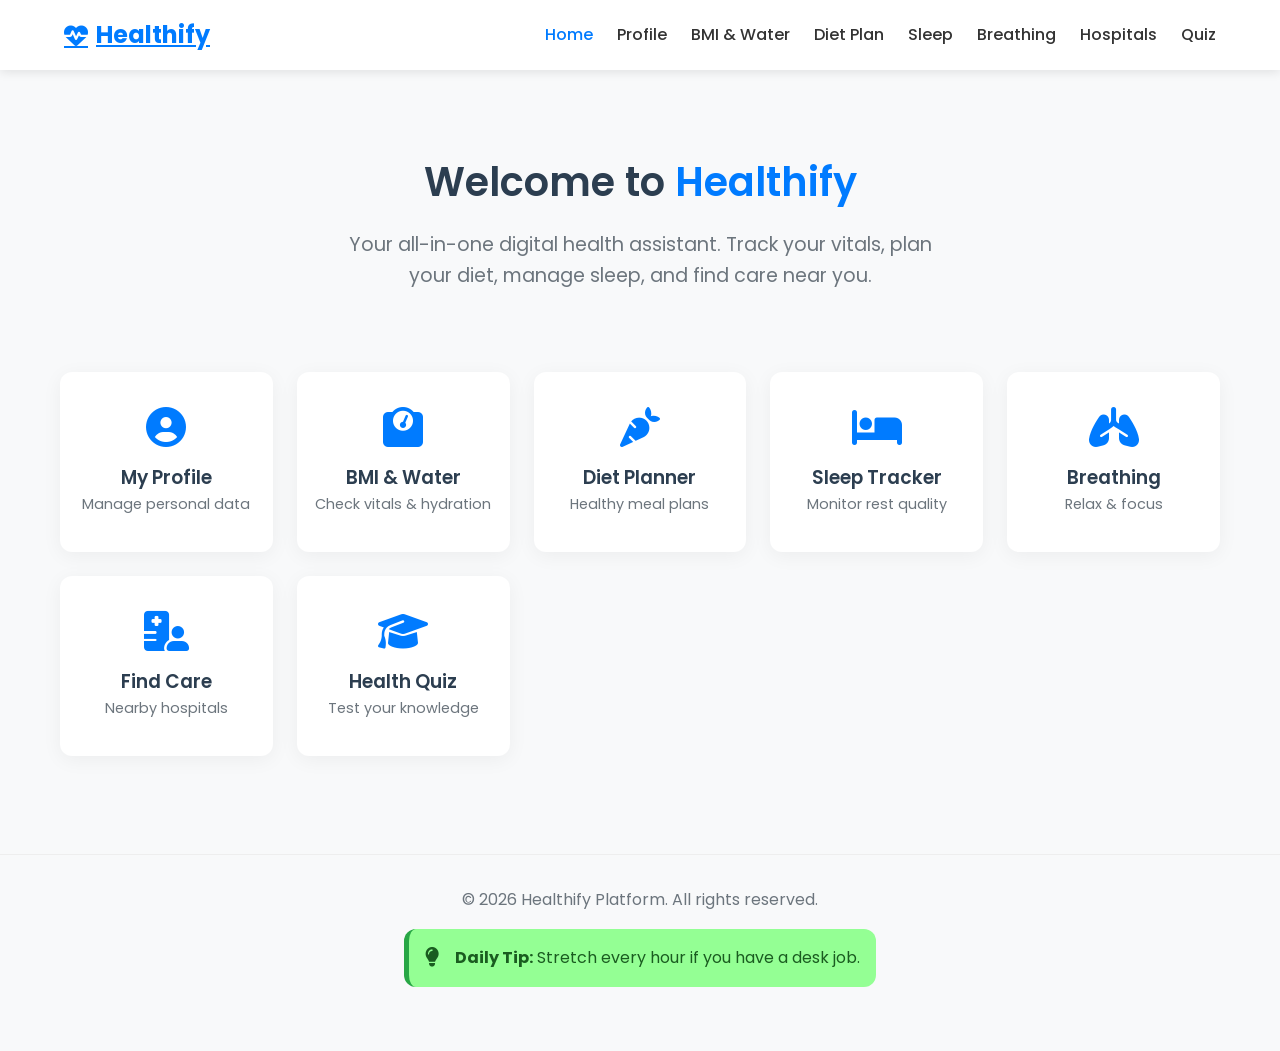
<file: index.html>
<!DOCTYPE html>
<html lang="en">

<head>
    <meta charset="UTF-8">
    <meta name="viewport" content="width=device-width, initial-scale=1.0">
    <title>Healthify - Digital Health Platform</title>
    <!-- Fonts & Icons -->
    <link href="https://fonts.googleapis.com/css2?family=Poppins:wght@300;400;500;600&display=swap" rel="stylesheet">
    <link rel="stylesheet" href="https://cdnjs.cloudflare.com/ajax/libs/font-awesome/6.4.0/css/all.min.css">
    <!-- Shared CSS -->
    <link rel="stylesheet" href="css/style.css">
    <!-- PWA Manifest -->
    <link rel="manifest" href="manifest.json">
    <meta name="theme-color" content="#007bff">
</head>

<body>

    <!-- Navigation -->
    <nav class="navbar">
        <a href="#" class="brand" onclick="navigateTo('home')">
            <i class="fas fa-heartbeat"></i> Healthify
        </a>
        <div class="mobile-menu-btn" onclick="toggleMenu()">
            <i class="fas fa-bars"></i>
        </div>
        <ul class="nav-links">
            <li><a href="#" onclick="navigateTo('home')" class="nav-item active" data-target="home">Home</a></li>
            <li><a href="#" onclick="navigateTo('profile')" class="nav-item" data-target="profile">Profile</a></li>
            <li><a href="#" onclick="navigateTo('bmi')" class="nav-item" data-target="bmi">BMI & Water</a></li>
            <li><a href="#" onclick="navigateTo('diet')" class="nav-item" data-target="diet">Diet Plan</a></li>
            <li><a href="#" onclick="navigateTo('sleep')" class="nav-item" data-target="sleep">Sleep</a></li>
            <li><a href="#" onclick="navigateTo('breathing')" class="nav-item" data-target="breathing">Breathing</a>
            </li>
            <li><a href="#" onclick="navigateTo('hospitals')" class="nav-item" data-target="hospitals">Hospitals</a>
            </li>
            <li><a href="#" onclick="navigateTo('quiz')" class="nav-item" data-target="quiz">Quiz</a></li>
        </ul>
    </nav>

    <main class="container">

        <!-- HOME SECTION -->
        <section id="home" class="page-section active">
            <div style="text-align: center; padding: 3rem 0;">
                <h1>Welcome to <span style="color: var(--primary-blue);">Healthify</span></h1>
                <p style="font-size: 1.2rem; max-width: 600px; margin: 0 auto; color: var(--text-muted);">
                    Your all-in-one digital health assistant. Track your vitals, plan your diet, manage sleep, and find
                    care near you.
                </p>
            </div>
            <div class="grid-menu">
                <div onclick="navigateTo('profile')" class="menu-card" style="cursor:pointer">
                    <i class="fas fa-user-circle"></i>
                    <h3>My Profile</h3>
                    <p style="font-size:0.9rem; color:var(--text-muted)">Manage personal data</p>
                </div>
                <div onclick="navigateTo('bmi')" class="menu-card" style="cursor:pointer">
                    <i class="fas fa-weight-scale"></i>
                    <h3>BMI & Water</h3>
                    <p style="font-size:0.9rem; color:var(--text-muted)">Check vitals & hydration</p>
                </div>
                <div onclick="navigateTo('diet')" class="menu-card" style="cursor:pointer">
                    <i class="fas fa-carrot"></i>
                    <h3>Diet Planner</h3>
                    <p style="font-size:0.9rem; color:var(--text-muted)">Healthy meal plans</p>
                </div>
                <div onclick="navigateTo('sleep')" class="menu-card" style="cursor:pointer">
                    <i class="fas fa-bed"></i>
                    <h3>Sleep Tracker</h3>
                    <p style="font-size:0.9rem; color:var(--text-muted)">Monitor rest quality</p>
                </div>
                <div onclick="navigateTo('breathing')" class="menu-card" style="cursor:pointer">
                    <i class="fas fa-lungs"></i>
                    <h3>Breathing</h3>
                    <p style="font-size:0.9rem; color:var(--text-muted)">Relax & focus</p>
                </div>
                <div onclick="navigateTo('hospitals')" class="menu-card" style="cursor:pointer">
                    <i class="fas fa-hospital-user"></i>
                    <h3>Find Care</h3>
                    <p style="font-size:0.9rem; color:var(--text-muted)">Nearby hospitals</p>
                </div>
                <div onclick="navigateTo('quiz')" class="menu-card" style="cursor:pointer">
                    <i class="fas fa-graduation-cap"></i>
                    <h3>Health Quiz</h3>
                    <p style="font-size:0.9rem; color:var(--text-muted)">Test your knowledge</p>
                </div>
            </div>
        </section>

        <!-- PROFILE SECTION -->
        <section id="profile" class="page-section">
            <h2>Your Health Profile</h2>
            <div style="display: flex; gap: 2rem; flex-wrap: wrap;">
                <div class="card" style="flex: 1; min-width: 300px;">
                    <form id="profile-form">
                        <div class="form-group">
                            <label for="name">Full Name</label>
                            <input type="text" id="name" required placeholder="John Doe">
                        </div>
                        <div class="form-group" style="display: flex; gap: 1rem;">
                            <div style="flex:1">
                                <label for="age">Age</label>
                                <input type="number" id="age" required placeholder="25">
                            </div>
                            <div style="flex:1">
                                <label for="gender">Gender</label>
                                <select id="gender">
                                    <option value="Male">Male</option>
                                    <option value="Female">Female</option>
                                    <option value="Other">Other</option>
                                </select>
                            </div>
                        </div>
                        <div class="form-group">
                            <label for="location">Location (City)</label>
                            <input type="text" id="location" required placeholder="New York">
                        </div>
                        <div class="form-group" style="display: flex; gap: 1rem;">
                            <div style="flex:1">
                                <label for="height">Height (cm)</label>
                                <input type="number" id="height" required placeholder="175">
                            </div>
                            <div style="flex:1">
                                <label for="weight">Weight (kg)</label>
                                <input type="number" id="weight" required placeholder="70">
                            </div>
                        </div>
                        <button type="submit" class="btn" style="width: 100%;">Save Profile</button>
                    </form>
                </div>
                <div class="card"
                    style="flex: 1; min-width: 300px; display: flex; flex-direction: column; justify-content: center; align-items: center; background: var(--soft-blue);">
                    <i class="fas fa-id-card"
                        style="font-size: 4rem; color: var(--primary-blue); margin-bottom: 1rem;"></i>
                    <h3 id="display-name">Guest User</h3>
                    <p id="display-location"><i class="fas fa-map-marker-alt"></i> Location not set</p>
                    <div style="margin-top: 2rem; width: 100%;">
                        <div
                            style="display: flex; justify-content: space-around; border-top: 1px solid rgba(0,0,0,0.1); padding-top: 1rem;">
                            <div style="text-align: center;">
                                <strong style="display: block; font-size: 1.2rem;" id="display-height">--</strong>
                                <span style="font-size: 0.8rem; color: var(--text-muted);">Height (cm)</span>
                            </div>
                            <div style="text-align: center;">
                                <strong style="display: block; font-size: 1.2rem;" id="display-weight">--</strong>
                                <span style="font-size: 0.8rem; color: var(--text-muted);">Weight (kg)</span>
                            </div>
                            <div style="text-align: center;">
                                <strong style="display: block; font-size: 1.2rem;" id="display-bmi">--</strong>
                                <span style="font-size: 0.8rem; color: var(--text-muted);">Est. BMI</span>
                            </div>
                        </div>
                    </div>
                </div>
            </div>
        </section>

        <!-- BMI SECTION -->
        <section id="bmi" class="page-section">
            <h2>Vitals & Hydration</h2>
            <div style="display: flex; flex-wrap: wrap; gap: 2rem;">
                <div class="card" style="flex: 1; min-width: 300px;">
                    <h3><i class="fas fa-weight-scale" style="color:var(--primary-blue)"></i> BMI Calculator</h3>
                    <p class="text-muted">Calculated using your profile data.</p>
                    <div
                        style="text-align: center; margin: 2rem 0; padding: 2rem; background: var(--soft-blue); border-radius: 50%; width: 200px; height: 200px; display: flex; flex-direction: column; justify-content: center; align-items: center; margin-left: auto; margin-right: auto;">
                        <div style="font-size: 3rem; font-weight: bold; color: var(--primary-blue);" id="bmi-value">--
                        </div>
                        <div id="bmi-category">Unknown</div>
                    </div>
                    <div class="result-box"
                        style="background: #f8f9fa; padding: 1rem; border-radius: 8px; border-left: 4px solid var(--primary-blue);">
                        <strong>Suggestion:</strong>
                        <p id="bmi-suggestion">Please update your profile to see results.</p>
                    </div>
                </div>
                <div class="card" style="flex: 1; min-width: 300px;">
                    <h3><i class="fas fa-glass-water" style="color:var(--primary-blue)"></i> Water Intake</h3>
                    <div style="margin: 2rem 0;">
                        <div style="display: flex; justify-content: space-between; margin-bottom: 0.5rem;">
                            <span>Target: <strong id="water-target">--</strong> ml</span>
                            <span>Current: <strong id="water-current">0</strong> ml</span>
                        </div>
                        <div style="background: #e9ecef; border-radius: 10px; height: 20px; overflow: hidden;">
                            <div id="water-bar"
                                style="background: var(--primary-blue); height: 100%; width: 0%; transition: width 0.5s;">
                            </div>
                        </div>
                    </div>
                    <div class="form-group">
                        <label>Add Water (ml)</label>
                        <div style="display: flex; gap: 10px;">
                            <button class="btn btn-outline" onclick="addWater(250)">+250ml</button>
                            <button class="btn btn-outline" onclick="addWater(500)">+500ml</button>
                            <button class="btn btn-outline" onclick="resetWater()">Reset</button>
                        </div>
                    </div>
                    <div id="hydration-feedback" class="tip-banner"
                        style="background: var(--soft-blue); border-color: var(--primary-blue); display: none;"></div>
                </div>
            </div>
        </section>

        <!-- DIET SECTION -->
        <section id="diet" class="page-section">
            <h2>Diet Planner</h2>
            <div class="card" style="max-width: 800px; margin: 0 auto;">
                <div style="display: flex; gap: 1rem; flex-wrap: wrap; align-items: flex-end;">
                    <div style="flex: 1; min-width: 200px;">
                        <label>Your Goal</label>
                        <select id="diet-goal">
                            <option value="maintain">Maintain Health</option>
                            <option value="gain">Weight Gain</option>
                            <option value="loss">Weight Loss</option>
                        </select>
                    </div>
                    <div style="flex: 1; min-width: 200px;">
                        <label>Duration</label>
                        <select id="diet-duration">
                            <option value="weekly">Weekly Plan</option>
                            <option value="monthly">Monthly Overview</option>
                        </select>
                    </div>
                    <button class="btn" onclick="generateDiet()">Generate Plan</button>
                </div>
                <div id="diet-result" style="margin-top: 2rem; display: none;">
                    <h3
                        style="border-bottom: 2px solid var(--primary-blue); padding-bottom: 0.5rem; margin-bottom: 1rem;">
                        Recommended Plan</h3>
                    <div style="overflow-x: auto;">
                        <table style="width: 100%; border-collapse: collapse;">
                            <thead>
                                <tr style="background: var(--soft-blue); text-align: left;">
                                    <th style="padding: 1rem; border-radius: 8px 0 0 8px;">Meal</th>
                                    <th style="padding: 1rem;">Suggestion</th>
                                    <th style="padding: 1rem; border-radius: 0 8px 8px 0;">Calories</th>
                                </tr>
                            </thead>
                            <tbody id="diet-table-body"></tbody>
                        </table>
                    </div>
                </div>
            </div>
        </section>

        <!-- SLEEP SECTION -->
        <section id="sleep" class="page-section">
            <h2>Sleep Tracker</h2>
            <div style="display: flex; gap: 2rem; flex-wrap: wrap;">
                <div class="card" style="flex: 1; min-width: 300px;">
                    <form id="sleep-form">
                        <div class="form-group">
                            <label>Hours Slept</label>
                            <input type="number" id="sleep-hours" min="0" max="24" step="0.5" required
                                placeholder="e.g. 7.5">
                        </div>
                        <div class="form-group">
                            <label>Bedtime</label>
                            <input type="time" id="bedtime">
                        </div>
                        <div class="form-group">
                            <label>Wake-up Time</label>
                            <input type="time" id="wakeup-time">
                        </div>
                        <div class="form-group">
                            <label>Did you dream?</label>
                            <select id="dream">
                                <option value="yes">Yes</option>
                                <option value="no">No</option>
                            </select>
                        </div>
                        <div class="form-group">
                            <label>Was sleep peaceful?</label>
                            <select id="peaceful">
                                <option value="yes">Yes</option>
                                <option value="no">No</option>
                            </select>
                        </div>
                        <button type="submit" class="btn" style="width: 100%;">Calculate Quality</button>
                    </form>
                </div>
                <div class="card"
                    style="flex: 1; min-width: 300px; display: flex; flex-direction: column; justify-content: center; align-items: center; background: #e0f2f1;">
                    <div id="sleep-score-container" style="text-align: center; display: none;">
                        <h3>Sleep Score</h3>
                        <div style="font-size: 4rem; font-weight: bold; color: #00695c; margin: 1rem 0;"
                            id="sleep-score">--</div>
                        <p id="sleep-quality" style="font-weight: 600; font-size: 1.2rem; margin-bottom: 1rem;">--</p>
                        <div style="background: white; padding: 1rem; border-radius: 8px; border: 1px solid #b2dfdb;">
                            <i class="fas fa-moon" style="color: #00695c;"></i> <span id="sleep-advice">--</span>
                        </div>
                    </div>
                    <div id="sleep-placeholder" style="text-align: center; color: var(--text-muted);">
                        <i class="fas fa-bed" style="font-size: 4rem; margin-bottom: 1rem;"></i>
                        <p>Enter your sleep details to analyze quality.</p>
                    </div>
                </div>
            </div>
        </section>

        <!-- BREATHING SECTION -->
        <section id="breathing" class="page-section">
            <h2>Breathing & Relaxation</h2>
            <div class="card breathing-container"
                style="display:flex; flex-direction:column; align-items:center; min-height:400px; justify-content:center;">
                <div class="circle-container"
                    style="position:relative; width:250px; height:250px; display:flex; align-items:center; justify-content:center;">
                    <div id="breath-circle" class="breath-circle"
                        style="width:100%; height:100%; background:linear-gradient(135deg, var(--soft-blue), var(--primary-blue)); border-radius:50%; position:absolute; transform:scale(0.5); transition:transform 4s ease-in-out; opacity:0.8; box-shadow:0 0 30px rgba(0,123,255,0.3);">
                    </div>
                    <div id="breath-text" class="instruction-text"
                        style="position:relative; z-index:10; font-size:1.5rem; color:white; font-weight:600; text-shadow:0 2px 4px rgba(0,0,0,0.1);">
                        Relax</div>
                </div>
                <div style="margin-top: 3rem; text-align: center;">
                    <div class="form-group" style="max-width: 200px; margin: 0 auto 1rem auto;">
                        <label>Duration</label>
                        <select id="breath-duration">
                            <option value="1">1 Minute</option>
                            <option value="2">2 Minutes</option>
                            <option value="5">5 Minutes</option>
                        </select>
                    </div>
                    <button id="start-btn" class="btn" style="min-width: 150px;">Start Session</button>
                    <p id="timer-display" style="margin-top: 1rem; color: var(--text-muted);">Ready to begin?</p>
                </div>
            </div>
        </section>

        <!-- HOSPITAL SECTION -->
        <section id="hospitals" class="page-section">
            <h2>Nearby Hospitals</h2>
            <div class="card" style="max-width: 600px; margin: 3rem auto; text-align: center; padding: 3rem;">
                <div
                    style="background: var(--soft-blue); width: 100px; height: 100px; border-radius: 50%; display: flex; align-items: center; justify-content: center; margin: 0 auto 2rem auto;">
                    <i class="fas fa-hospital-alt" style="font-size: 3rem; color: var(--primary-blue);"></i>
                </div>
                <h3>Locate Medical Help</h3>
                <p class="text-muted" style="margin-bottom: 2rem;">We use your profile location to find the nearest
                    hospitals, clinics, and emergency centers.</p>
                <div
                    style="background: #f8f9fa; padding: 1rem; border-radius: 8px; margin-bottom: 2rem; border: 1px solid #eee;">
                    <strong>Current Location:</strong> <span id="user-location-city">Detection Pending...</span>
                </div>
                <button id="find-hospital-btn" class="btn" style="font-size: 1.2rem; padding: 15px 40px;">Find Hospitals
                    Near Me <i class="fas fa-external-link-alt" style="margin-left: 10px;"></i></button>
            </div>
        </section>

        <!-- QUIZ SECTION -->
        <section id="quiz" class="page-section">
            <h2>Health Awareness Quiz</h2>
            <div class="card"
                style="max-width: 700px; margin: 0 auto; min-height: 400px; display: flex; flex-direction: column; justify-content: center;">
                <div id="quiz-container">
                    <div
                        style="display: flex; justify-content: space-between; margin-bottom: 2rem; color: var(--text-muted);">
                        <span>Question <span id="current-q">1</span>/10</span>
                        <span>Score: <span id="score">0</span></span>
                    </div>
                    <h3 id="question-text" style="margin-bottom: 2rem;">Loading Question...</h3>
                    <div id="options-container"></div>
                    <div id="explanation" class="explanation"
                        style="margin-top: 1rem; padding: 1rem; background: var(--soft-blue); border-radius: 8px; display: none;">
                    </div>
                    <div style="text-align: right; margin-top: 2rem;">
                        <button id="next-btn" class="btn" style="display: none;">Next Question</button>
                    </div>
                </div>
                <div id="result-container" style="display: none; text-align: center;">
                    <i class="fas fa-trophy" style="font-size: 4rem; color: #ffc107; margin-bottom: 1rem;"></i>
                    <h3>Quiz Completed!</h3>
                    <p style="font-size: 1.5rem; margin: 1rem 0;">You scored <strong id="final-score"
                            style="color: var(--primary-blue);">0</strong> out of 10</p>
                    <div id="performance-msg" style="margin-bottom: 2rem; color: var(--text-muted);"></div>
                    <button onclick="location.reload()" class="btn">Retake Quiz</button>
                </div>
            </div>
        </section>

    </main>

    <footer
        style="text-align:center; padding: 2rem; color: var(--text-muted); margin-top: 2rem; border-top: 1px solid #eee;">
        <p>&copy; 2026 Healthify Platform. All rights reserved.</p>
        <div id="daily-tip-container" class="tip-banner"
            style="margin-top: 1rem; display:inline-flex; text-align:left;">
            <i class="fas fa-lightbulb" style="font-size: 1.2rem;"></i>
            <div>
                <strong>Daily Tip:</strong> <span id="daily-tip-text">Loading...</span>
            </div>
        </div>
    </footer>

    <script src="script.js"></script>
    <script>
        // Register PWA Service Worker
        if ('serviceWorker' in navigator) {
            window.addEventListener('load', () => {
                navigator.serviceWorker.register('sw.js')
                    .then(reg => console.log('Service Worker registered'))
                    .catch(err => console.log('SW registration failed: ', err));
            });
        }
    </script>
</body>

</html>
</file>
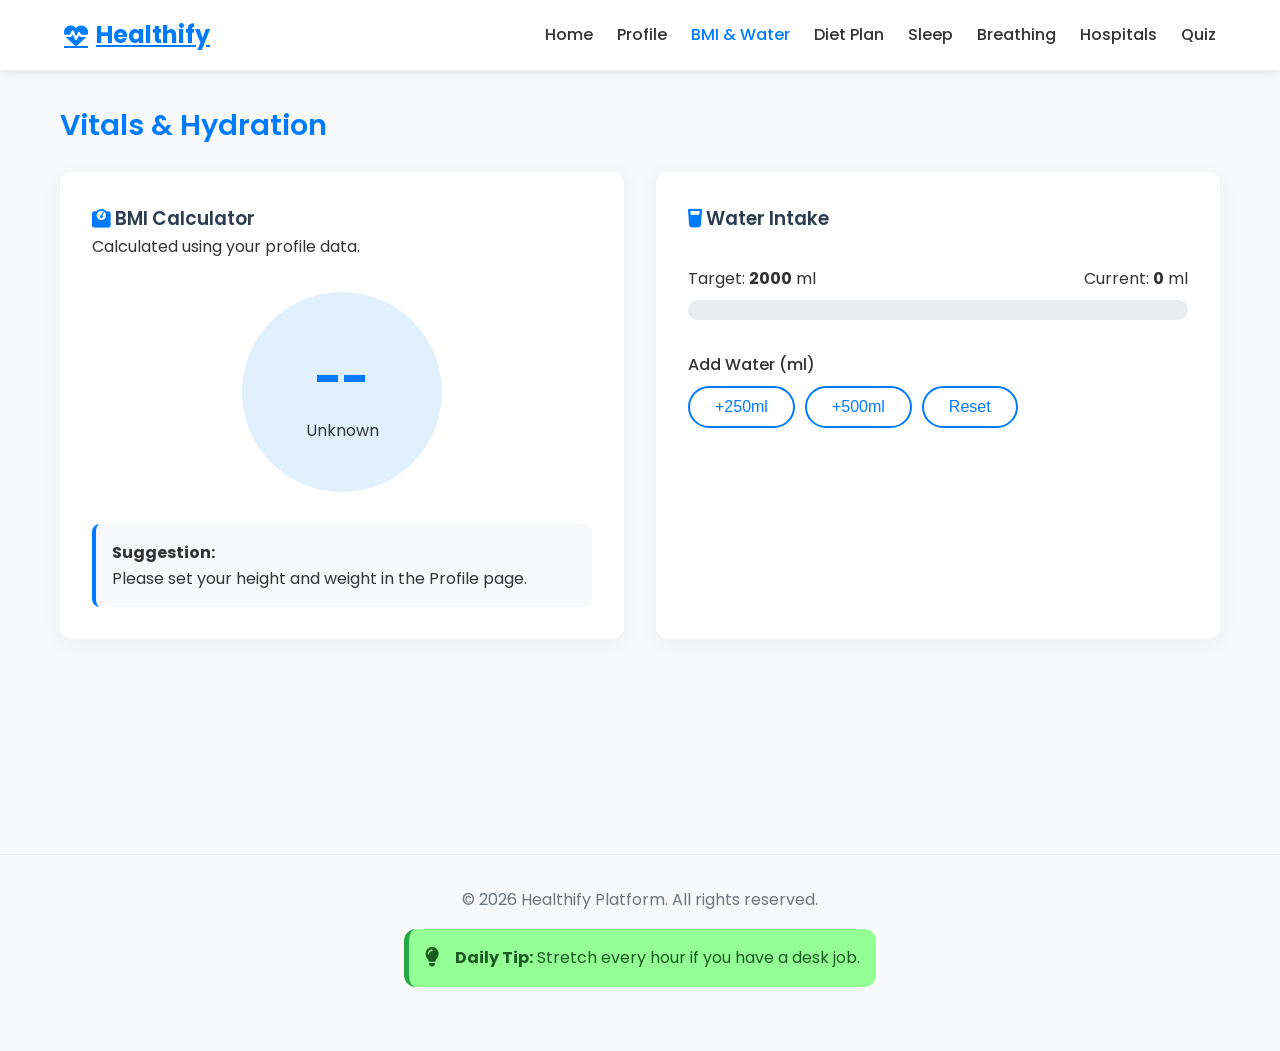
<file: bmi-water.html>
<!DOCTYPE html>
<html lang="en">

<head>
    <meta charset="UTF-8">
    <meta name="viewport" content="width=device-width, initial-scale=1.0">
    <title>BMI & Water - Healthify</title>
    <link href="https://fonts.googleapis.com/css2?family=Poppins:wght@300;400;500;600&display=swap" rel="stylesheet">
    <link rel="stylesheet" href="https://cdnjs.cloudflare.com/ajax/libs/font-awesome/6.4.0/css/all.min.css">
    <link rel="stylesheet" href="css/style.css">
</head>

<body>

    <main class="container">
        <h2>Vitals & Hydration</h2>

        <div style="display: flex; flex-wrap: wrap; gap: 2rem;">

            <!-- BMI Section -->
            <div class="card" style="flex: 1; min-width: 300px;">
                <h3><i class="fas fa-weight-scale" style="color:var(--primary-blue)"></i> BMI Calculator</h3>
                <p class="text-muted">Calculated using your profile data.</p>

                <div
                    style="text-align: center; margin: 2rem 0; padding: 2rem; background: var(--soft-blue); border-radius: 50%; width: 200px; height: 200px; display: flex; flex-direction: column; justify-content: center; align-items: center; margin-left: auto; margin-right: auto;">
                    <div style="font-size: 3rem; font-weight: bold; color: var(--primary-blue);" id="bmi-value">--</div>
                    <div id="bmi-category">Unknown</div>
                </div>

                <div class="result-box"
                    style="background: #f8f9fa; padding: 1rem; border-radius: 8px; border-left: 4px solid var(--primary-blue);">
                    <strong>Suggestion:</strong>
                    <p id="bmi-suggestion">Please update your profile to see results.</p>
                </div>
            </div>

            <!-- Water Section -->
            <div class="card" style="flex: 1; min-width: 300px;">
                <h3><i class="fas fa-glass-water" style="color:var(--primary-blue)"></i> Water Intake</h3>

                <div style="margin: 2rem 0;">
                    <div style="display: flex; justify-content: space-between; margin-bottom: 0.5rem;">
                        <span>Target: <strong id="water-target">--</strong> ml</span>
                        <span>Current: <strong id="water-current">0</strong> ml</span>
                    </div>
                    <div style="background: #e9ecef; border-radius: 10px; height: 20px; overflow: hidden;">
                        <div id="water-bar"
                            style="background: var(--primary-blue); height: 100%; width: 0%; transition: width 0.5s;">
                        </div>
                    </div>
                </div>

                <div class="form-group">
                    <label>Add Water (ml)</label>
                    <div style="display: flex; gap: 10px;">
                        <button class="btn btn-outline" onclick="addWater(250)">+250ml</button>
                        <button class="btn btn-outline" onclick="addWater(500)">+500ml</button>
                        <button class="btn btn-outline" onclick="resetWater()">Reset</button>
                    </div>
                </div>

                <div id="hydration-feedback" class="tip-banner"
                    style="background: var(--soft-blue); border-color: var(--primary-blue); display: none;">
                    <!-- Feedback injected here -->
                </div>
            </div>

        </div>
    </main>

    <script src="js/main.js"></script>
    <script src="js/bmi.js"></script>
</body>

</html>
</file>
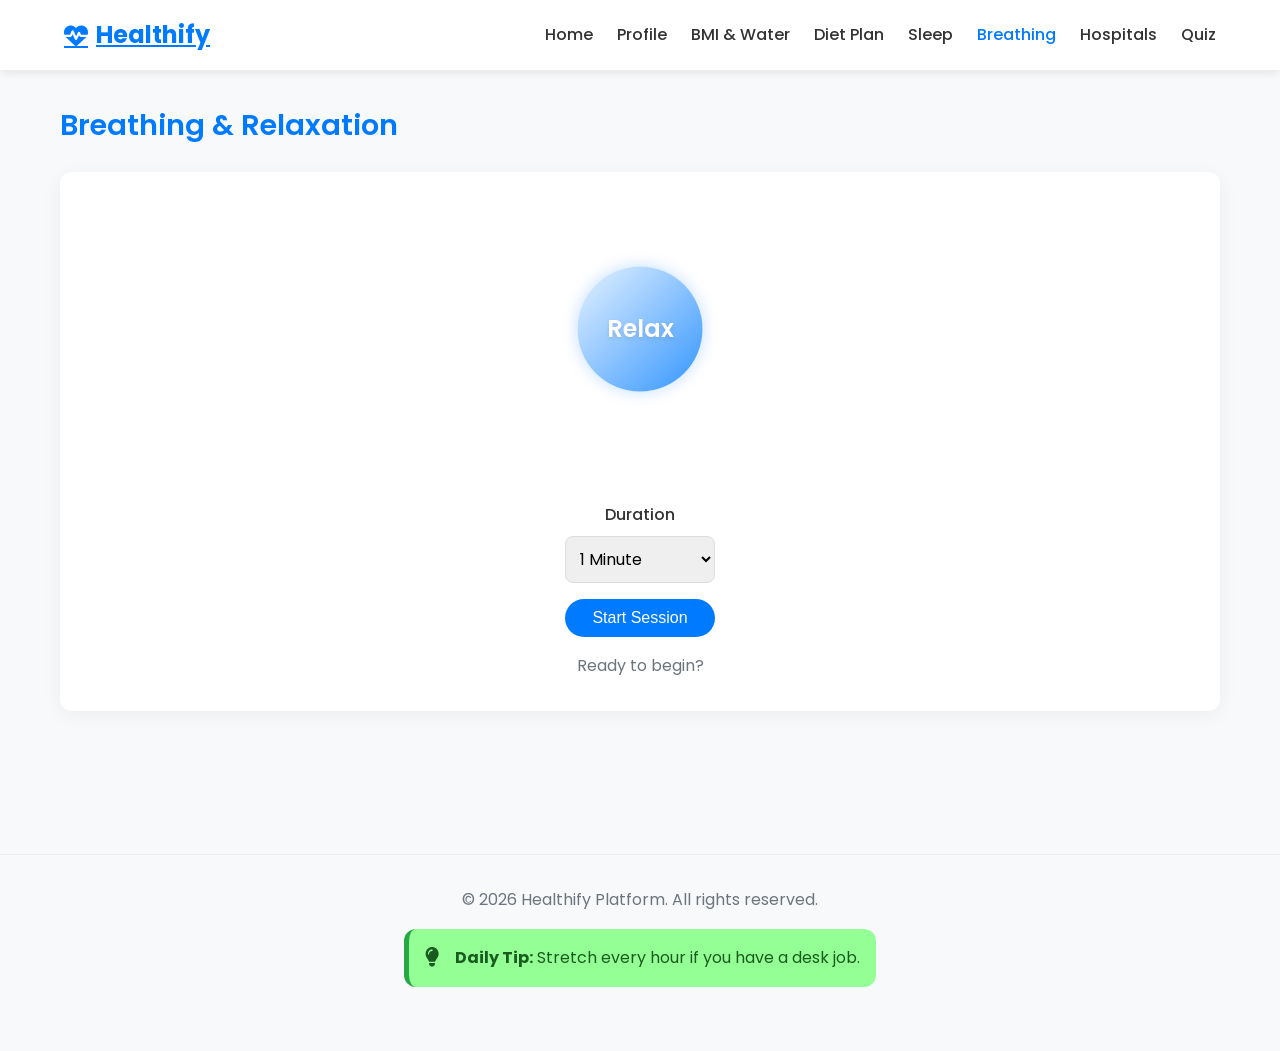
<file: breathing.html>
<!DOCTYPE html>
<html lang="en">

<head>
    <meta charset="UTF-8">
    <meta name="viewport" content="width=device-width, initial-scale=1.0">
    <title>Breathing Exercise - Healthify</title>
    <link href="https://fonts.googleapis.com/css2?family=Poppins:wght@300;400;500;600&display=swap" rel="stylesheet">
    <link rel="stylesheet" href="https://cdnjs.cloudflare.com/ajax/libs/font-awesome/6.4.0/css/all.min.css">
    <link rel="stylesheet" href="css/style.css">
    <style>
        .breathing-container {
            display: flex;
            flex-direction: column;
            align-items: center;
            justify-content: center;
            min-height: 400px;
        }

        .circle-container {
            position: relative;
            width: 250px;
            height: 250px;
            display: flex;
            align-items: center;
            justify-content: center;
        }

        .breath-circle {
            width: 100%;
            height: 100%;
            background: linear-gradient(135deg, var(--soft-blue), var(--primary-blue));
            border-radius: 50%;
            position: absolute;
            z-index: 1;
            transform: scale(0.5);
            transition: transform 4s ease-in-out;
            opacity: 0.8;
            box-shadow: 0 0 30px rgba(0, 123, 255, 0.3);
        }

        .breath-circle.grow {
            transform: scale(1.0);
        }

        .breath-circle.shrink {
            transform: scale(0.5);
        }

        .instruction-text {
            position: relative;
            z-index: 10;
            font-size: 1.5rem;
            color: white;
            font-weight: 600;
            text-shadow: 0 2px 4px rgba(0, 0, 0, 0.1);
        }
    </style>
</head>

<body>

    <main class="container">
        <h2>Breathing & Relaxation</h2>

        <div class="card breathing-container">

            <div class="circle-container">
                <div id="breath-circle" class="breath-circle"></div>
                <div id="breath-text" class="instruction-text">Relax</div>
            </div>

            <div style="margin-top: 3rem; text-align: center;">
                <div class="form-group" style="max-width: 200px; margin: 0 auto 1rem auto;">
                    <label>Duration</label>
                    <select id="breath-duration">
                        <option value="1">1 Minute</option>
                        <option value="2">2 Minutes</option>
                        <option value="5">5 Minutes</option>
                    </select>
                </div>
                <button id="start-btn" class="btn" style="min-width: 150px;">Start Session</button>
                <p id="timer-display" style="margin-top: 1rem; color: var(--text-muted);">Ready to begin?</p>
            </div>

        </div>
    </main>

    <script src="js/main.js"></script>
    <script src="js/breathing.js"></script>
</body>

</html>
</file>
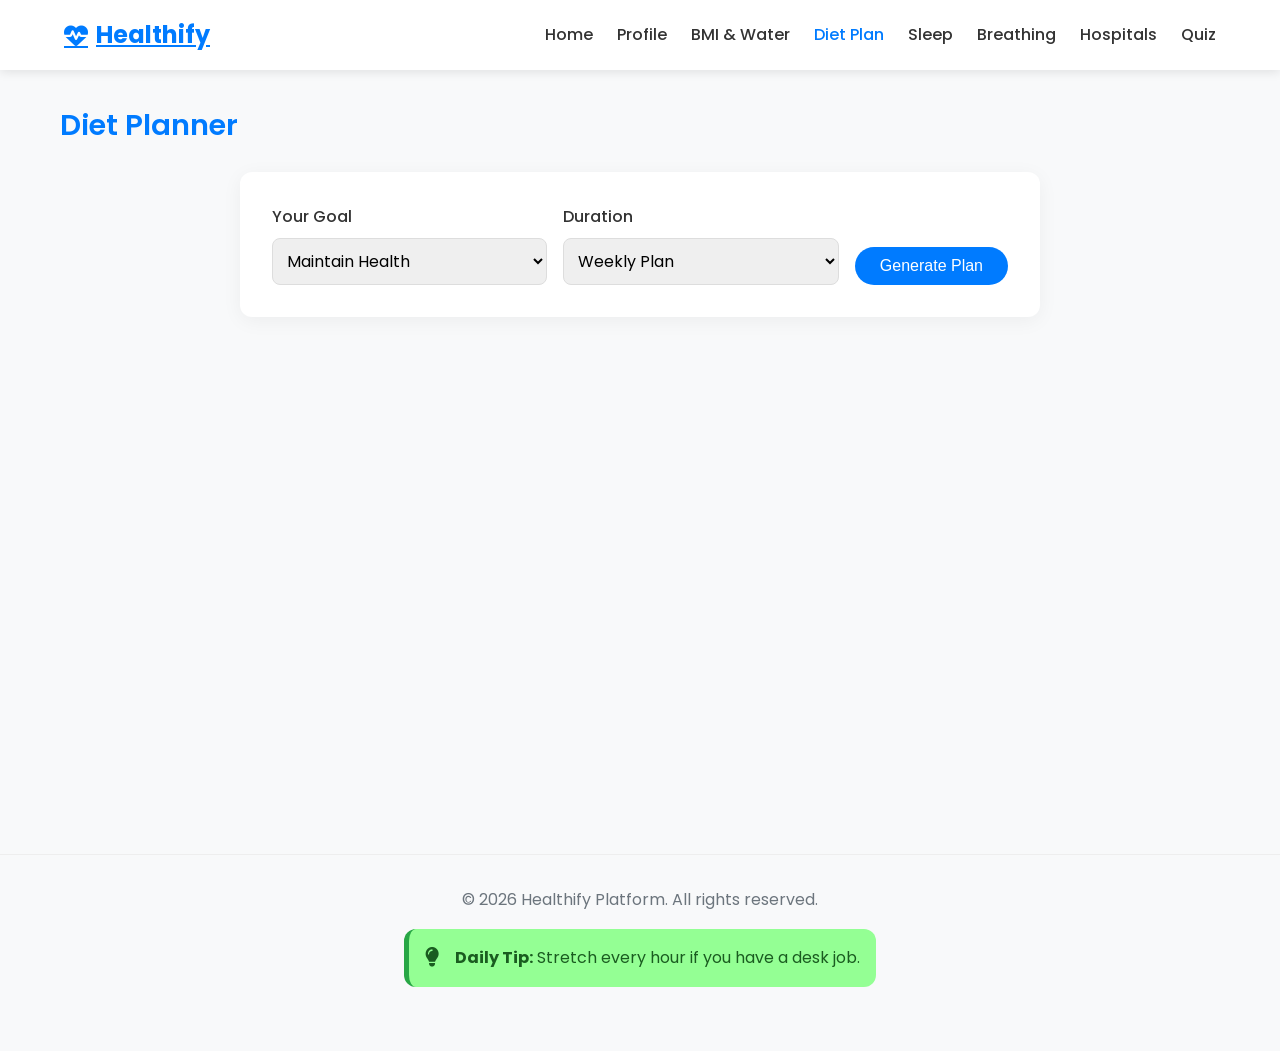
<file: diet.html>
<!DOCTYPE html>
<html lang="en">

<head>
    <meta charset="UTF-8">
    <meta name="viewport" content="width=device-width, initial-scale=1.0">
    <title>Diet Planner - Healthify</title>
    <link href="https://fonts.googleapis.com/css2?family=Poppins:wght@300;400;500;600&display=swap" rel="stylesheet">
    <link rel="stylesheet" href="https://cdnjs.cloudflare.com/ajax/libs/font-awesome/6.4.0/css/all.min.css">
    <link rel="stylesheet" href="css/style.css">
</head>

<body>

    <main class="container">
        <h2>Diet Planner</h2>

        <div class="card" style="max-width: 800px; margin: 0 auto;">
            <div style="display: flex; gap: 1rem; flex-wrap: wrap; align-items: flex-end;">
                <div style="flex: 1; min-width: 200px;">
                    <label>Your Goal</label>
                    <select id="diet-goal">
                        <option value="maintain">Maintain Health</option>
                        <option value="gain">Weight Gain</option>
                        <option value="loss">Weight Loss</option>
                    </select>
                </div>
                <div style="flex: 1; min-width: 200px;">
                    <label>Duration</label>
                    <select id="diet-duration">
                        <option value="weekly">Weekly Plan</option>
                        <option value="monthly">Monthly Overview</option>
                    </select>
                </div>
                <button class="btn" onclick="generateDiet()">Generate Plan</button>
            </div>

            <div id="diet-result" style="margin-top: 2rem; display: none;">
                <h3 style="border-bottom: 2px solid var(--primary-blue); padding-bottom: 0.5rem; margin-bottom: 1rem;">
                    Recommended Plan</h3>
                <div style="overflow-x: auto;">
                    <table style="width: 100%; border-collapse: collapse;">
                        <thead>
                            <tr style="background: var(--soft-blue); text-align: left;">
                                <th style="padding: 1rem; border-radius: 8px 0 0 8px;">Meal</th>
                                <th style="padding: 1rem;">Suggestion</th>
                                <th style="padding: 1rem; border-radius: 0 8px 8px 0;">Calories</th>
                            </tr>
                        </thead>
                        <tbody id="diet-table-body">
                            <!-- Injected JS -->
                        </tbody>
                    </table>
                </div>
            </div>
        </div>

    </main>

    <script src="js/main.js"></script>
    <script src="js/diet.js"></script>
</body>

</html>
</file>
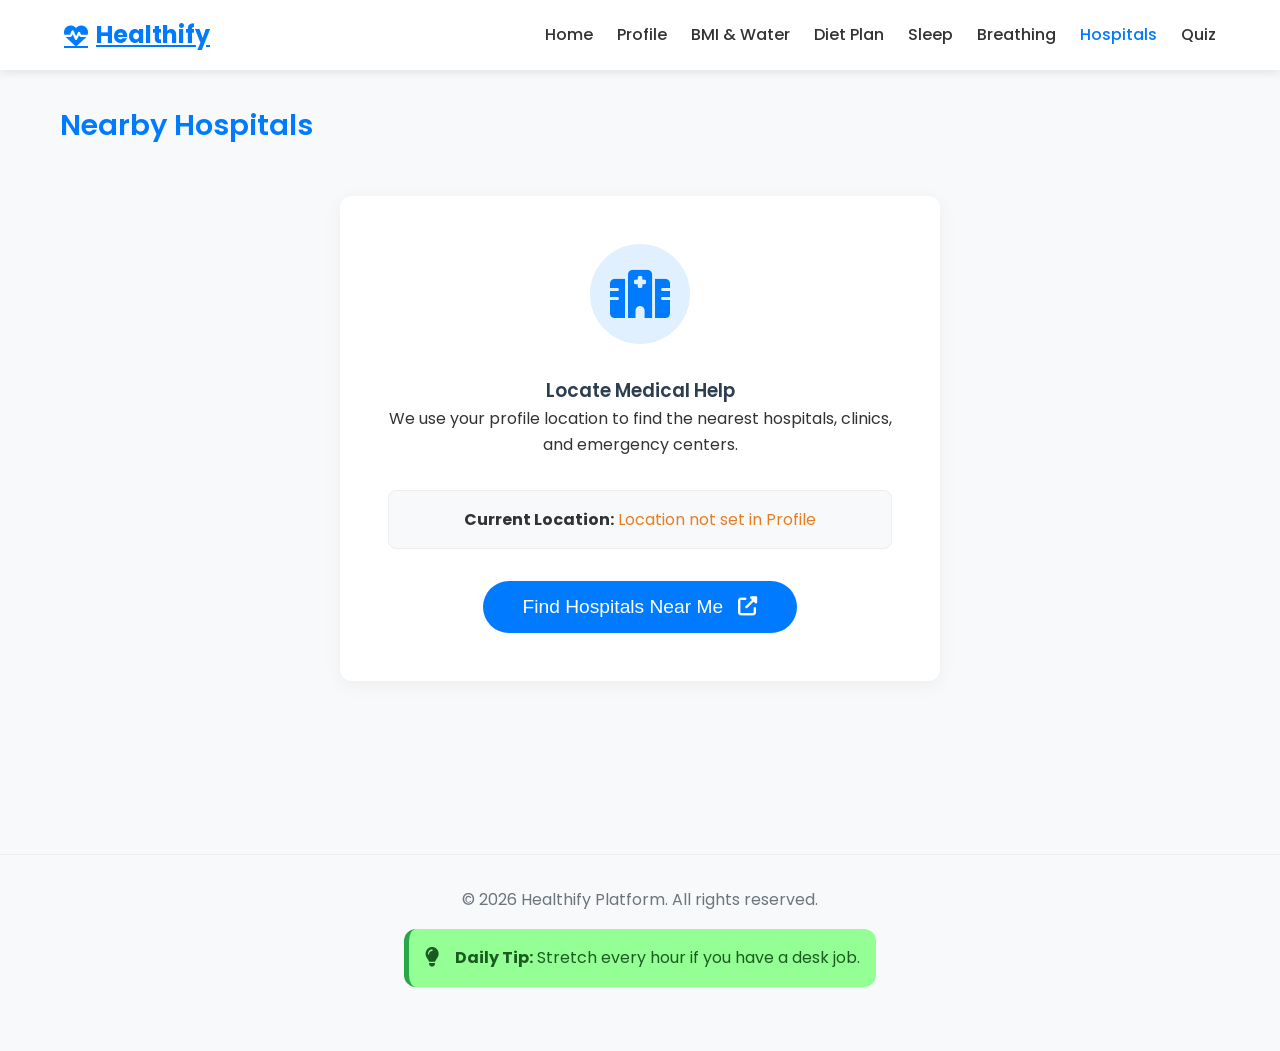
<file: hospitals.html>
<!DOCTYPE html>
<html lang="en">

<head>
    <meta charset="UTF-8">
    <meta name="viewport" content="width=device-width, initial-scale=1.0">
    <title>Find Care - Healthify</title>
    <link href="https://fonts.googleapis.com/css2?family=Poppins:wght@300;400;500;600&display=swap" rel="stylesheet">
    <link rel="stylesheet" href="https://cdnjs.cloudflare.com/ajax/libs/font-awesome/6.4.0/css/all.min.css">
    <link rel="stylesheet" href="css/style.css">
</head>

<body>

    <main class="container">
        <h2>Nearby Hospitals</h2>

        <div class="card" style="max-width: 600px; margin: 3rem auto; text-align: center; padding: 3rem;">
            <div
                style="background: var(--soft-blue); width: 100px; height: 100px; border-radius: 50%; display: flex; align-items: center; justify-content: center; margin: 0 auto 2rem auto;">
                <i class="fas fa-hospital-alt" style="font-size: 3rem; color: var(--primary-blue);"></i>
            </div>

            <h3>Locate Medical Help</h3>
            <p class="text-muted" style="margin-bottom: 2rem;">
                We use your profile location to find the nearest hospitals, clinics, and emergency centers.
            </p>

            <div
                style="background: #f8f9fa; padding: 1rem; border-radius: 8px; margin-bottom: 2rem; border: 1px solid #eee;">
                <strong>Current Location:</strong> <span id="user-location-city">Detection Pending...</span>
            </div>

            <button id="find-hospital-btn" class="btn" style="font-size: 1.2rem; padding: 15px 40px;">
                Find Hospitals Near Me <i class="fas fa-external-link-alt" style="margin-left: 10px;"></i>
            </button>
        </div>
    </main>

    <script src="js/main.js"></script>
    <script src="js/hospital.js"></script>
</body>

</html>
</file>
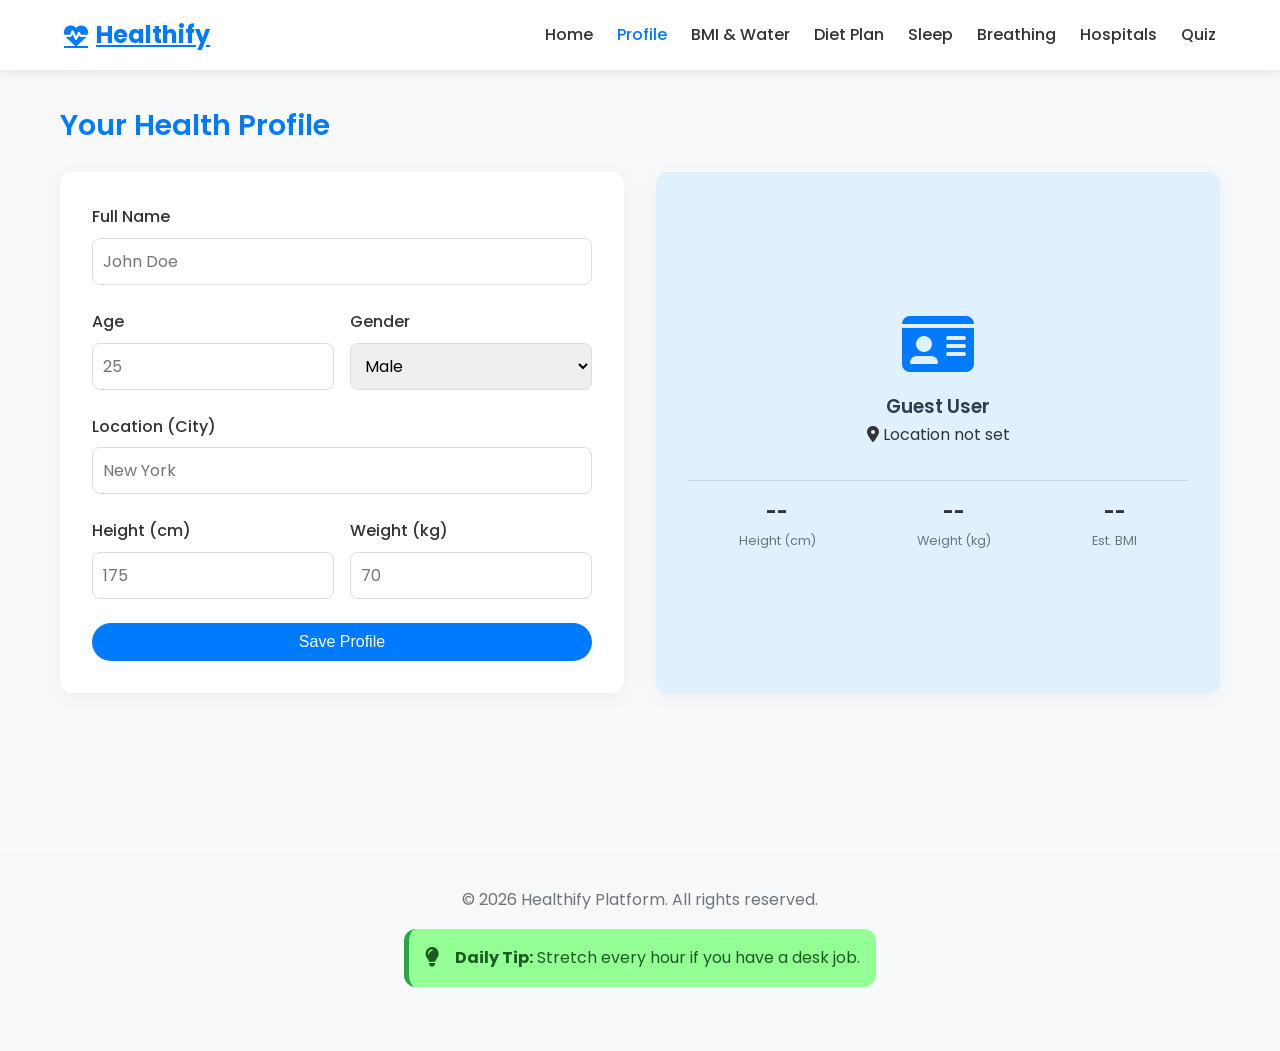
<file: profile.html>
<!DOCTYPE html>
<html lang="en">

<head>
    <meta charset="UTF-8">
    <meta name="viewport" content="width=device-width, initial-scale=1.0">
    <title>My Profile - Healthify</title>
    <link href="https://fonts.googleapis.com/css2?family=Poppins:wght@300;400;500;600&display=swap" rel="stylesheet">
    <link rel="stylesheet" href="https://cdnjs.cloudflare.com/ajax/libs/font-awesome/6.4.0/css/all.min.css">
    <link rel="stylesheet" href="css/style.css">
</head>

<body>

    <main class="container">
        <h2>Your Health Profile</h2>

        <div style="display: flex; gap: 2rem; flex-wrap: wrap;">

            <!-- Profile Form -->
            <div class="card" style="flex: 1; min-width: 300px;">
                <form id="profile-form">
                    <div class="form-group">
                        <label for="name">Full Name</label>
                        <input type="text" id="name" required placeholder="John Doe">
                    </div>

                    <div class="form-group" style="display: flex; gap: 1rem;">
                        <div style="flex:1">
                            <label for="age">Age</label>
                            <input type="number" id="age" required placeholder="25">
                        </div>
                        <div style="flex:1">
                            <label for="gender">Gender</label>
                            <select id="gender">
                                <option value="Male">Male</option>
                                <option value="Female">Female</option>
                                <option value="Other">Other</option>
                            </select>
                        </div>
                    </div>

                    <div class="form-group">
                        <label for="location">Location (City)</label>
                        <input type="text" id="location" required placeholder="New York">
                    </div>

                    <div class="form-group" style="display: flex; gap: 1rem;">
                        <div style="flex:1">
                            <label for="height">Height (cm)</label>
                            <input type="number" id="height" required placeholder="175">
                        </div>
                        <div style="flex:1">
                            <label for="weight">Weight (kg)</label>
                            <input type="number" id="weight" required placeholder="70">
                        </div>
                    </div>

                    <button type="submit" class="btn" style="width: 100%;">Save Profile</button>
                </form>
            </div>

            <!-- Profile Summary Card -->
            <div class="card"
                style="flex: 1; min-width: 300px; display: flex; flex-direction: column; justify-content: center; align-items: center; background: var(--soft-blue);">
                <i class="fas fa-id-card" style="font-size: 4rem; color: var(--primary-blue); margin-bottom: 1rem;"></i>
                <h3 id="display-name">Guest User</h3>
                <p id="display-location"><i class="fas fa-map-marker-alt"></i> Location not set</p>

                <div style="margin-top: 2rem; width: 100%;">
                    <div
                        style="display: flex; justify-content: space-around; border-top: 1px solid rgba(0,0,0,0.1); padding-top: 1rem;">
                        <div style="text-align: center;">
                            <strong style="display: block; font-size: 1.2rem;" id="display-height">--</strong>
                            <span style="font-size: 0.8rem; color: var(--text-muted);">Height (cm)</span>
                        </div>
                        <div style="text-align: center;">
                            <strong style="display: block; font-size: 1.2rem;" id="display-weight">--</strong>
                            <span style="font-size: 0.8rem; color: var(--text-muted);">Weight (kg)</span>
                        </div>
                        <div style="text-align: center;">
                            <strong style="display: block; font-size: 1.2rem;" id="display-bmi">--</strong>
                            <span style="font-size: 0.8rem; color: var(--text-muted);">Est. BMI</span>
                        </div>
                    </div>
                </div>
            </div>

        </div>
    </main>

    <script src="js/main.js"></script>
    <script src="js/profile.js"></script>
</body>

</html>
</file>
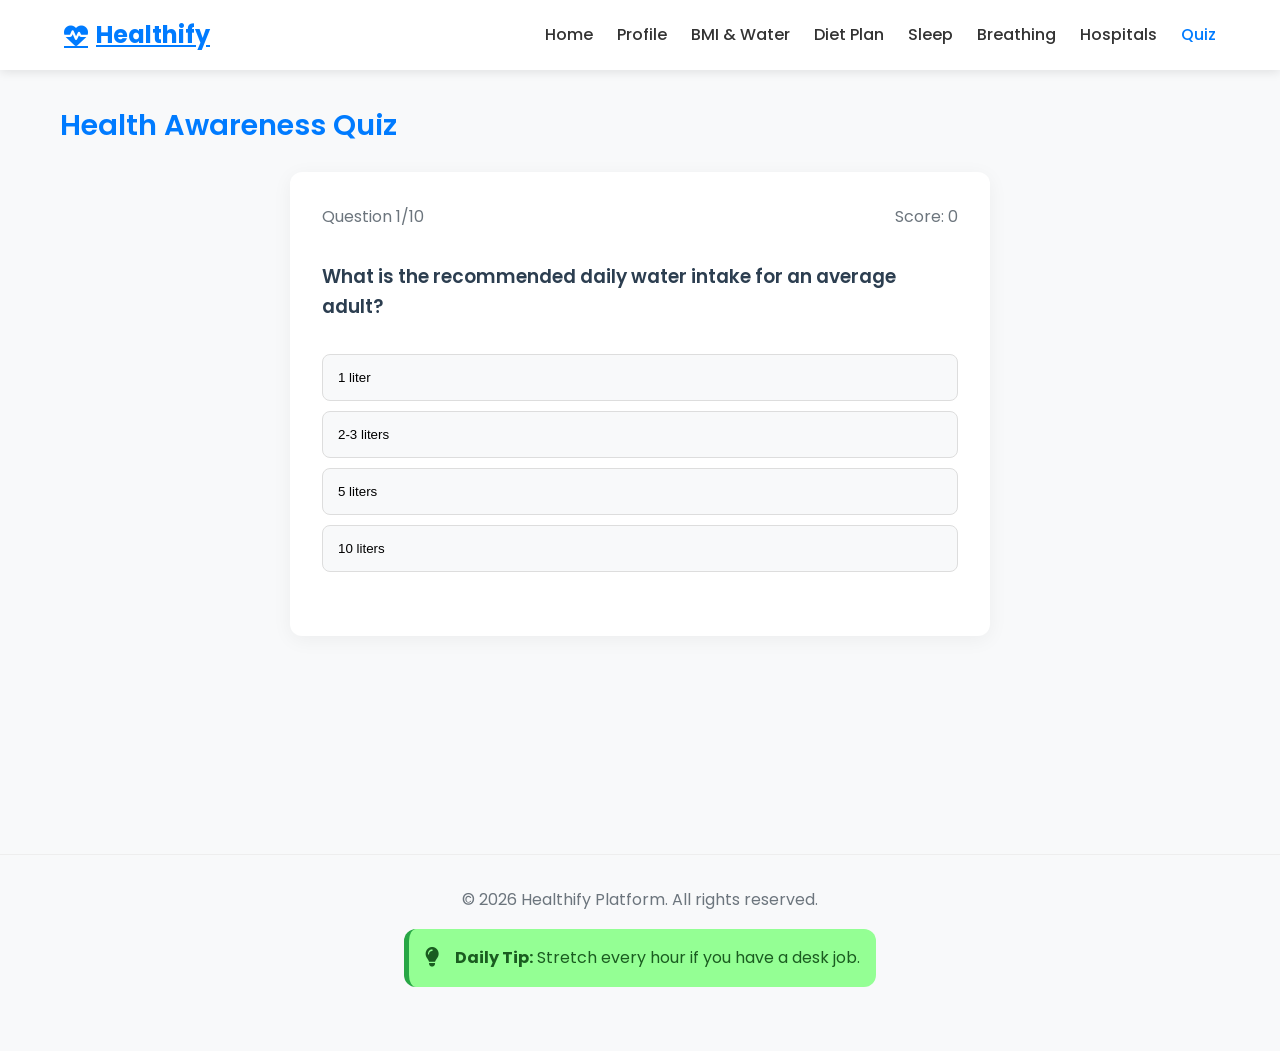
<file: quiz.html>
<!DOCTYPE html>
<html lang="en">

<head>
    <meta charset="UTF-8">
    <meta name="viewport" content="width=device-width, initial-scale=1.0">
    <title>Health Quiz - Healthify</title>
    <link href="https://fonts.googleapis.com/css2?family=Poppins:wght@300;400;500;600&display=swap" rel="stylesheet">
    <link rel="stylesheet" href="https://cdnjs.cloudflare.com/ajax/libs/font-awesome/6.4.0/css/all.min.css">
    <link rel="stylesheet" href="css/style.css">
    <style>
        .option-btn {
            display: block;
            width: 100%;
            padding: 15px;
            margin-bottom: 10px;
            background: #f8f9fa;
            border: 1px solid #ddd;
            border-radius: 8px;
            text-align: left;
            cursor: pointer;
            transition: all 0.3s;
        }

        .option-btn:hover {
            background: #e2e6ea;
            border-color: var(--primary-blue);
        }

        .option-btn.correct {
            background: #d4edda;
            border-color: #28a745;
            color: #155724;
        }

        .option-btn.wrong {
            background: #f8d7da;
            border-color: #dc3545;
            color: #721c24;
        }

        .explanation {
            margin-top: 1rem;
            padding: 1rem;
            background: var(--soft-blue);
            border-radius: 8px;
            display: none;
        }
    </style>
</head>

<body>

    <main class="container">
        <h2>Health Awareness Quiz</h2>

        <div class="card"
            style="max-width: 700px; margin: 0 auto; min-height: 400px; display: flex; flex-direction: column; justify-content: center;">

            <!-- Quiz Area -->
            <div id="quiz-container">
                <div
                    style="display: flex; justify-content: space-between; margin-bottom: 2rem; color: var(--text-muted);">
                    <span>Question <span id="current-q">1</span>/10</span>
                    <span>Score: <span id="score">0</span></span>
                </div>

                <h3 id="question-text" style="margin-bottom: 2rem;">Loading Question...</h3>

                <div id="options-container">
                    <!-- Options Injected Here -->
                </div>

                <div id="explanation" class="explanation"></div>

                <div style="text-align: right; margin-top: 2rem;">
                    <button id="next-btn" class="btn" style="display: none;">Next Question</button>
                </div>
            </div>

            <!-- Result Area -->
            <div id="result-container" style="display: none; text-align: center;">
                <i class="fas fa-trophy" style="font-size: 4rem; color: #ffc107; margin-bottom: 1rem;"></i>
                <h3>Quiz Completed!</h3>
                <p style="font-size: 1.5rem; margin: 1rem 0;">You scored <strong id="final-score"
                        style="color: var(--primary-blue);">0</strong> out of 10</p>
                <div id="performance-msg" style="margin-bottom: 2rem; color: var(--text-muted);"></div>
                <button onclick="location.reload()" class="btn">Retake Quiz</button>
            </div>

        </div>
    </main>

    <script src="js/main.js"></script>
    <script src="js/quiz.js"></script>
</body>

</html>
</file>
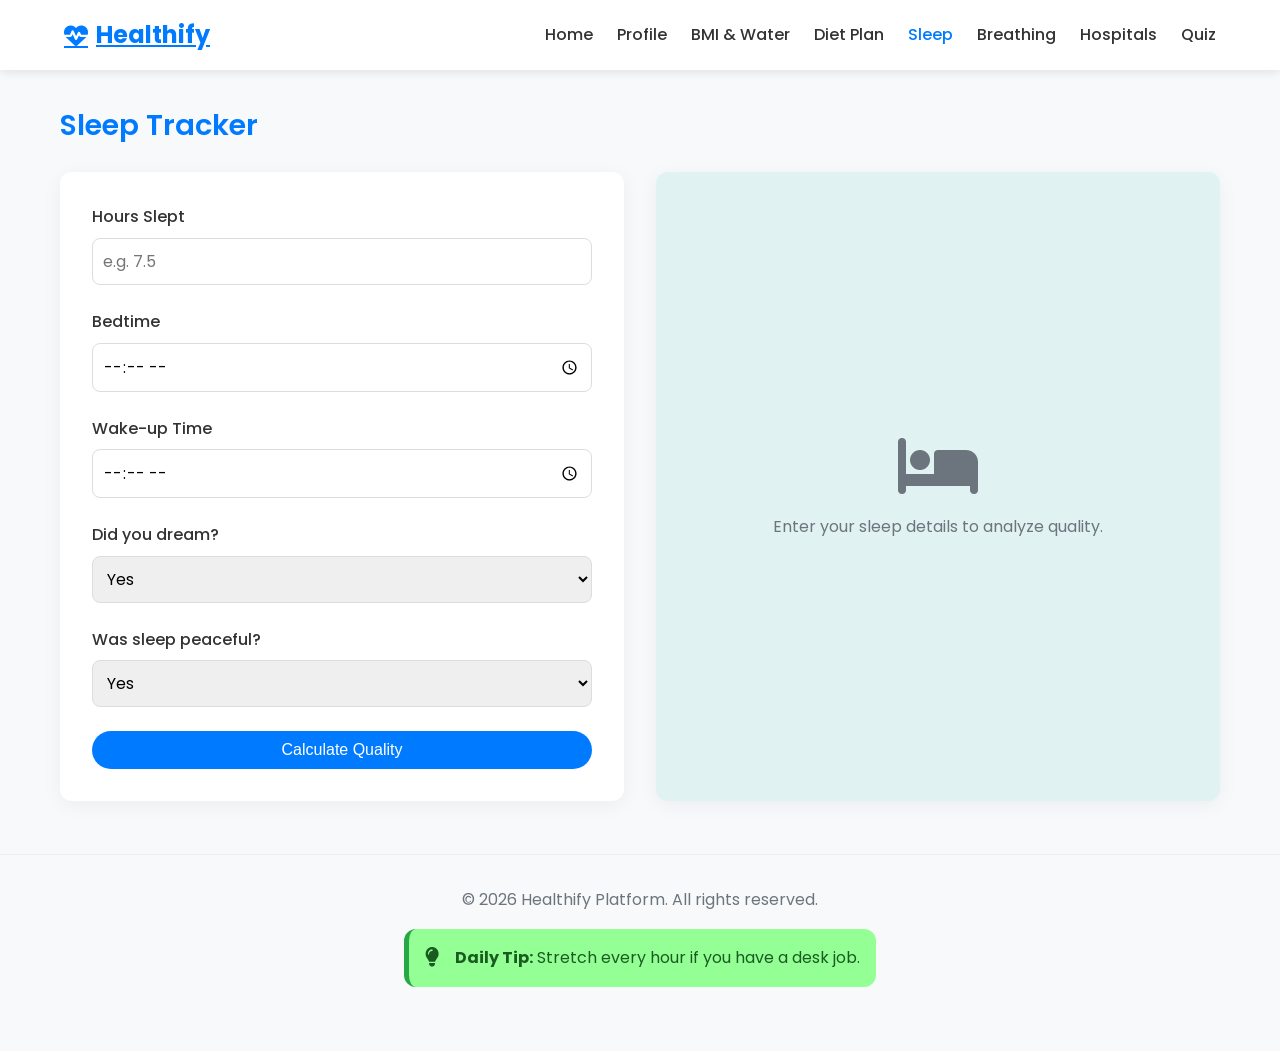
<file: sleep.html>
<!DOCTYPE html>
<html lang="en">

<head>
    <meta charset="UTF-8">
    <meta name="viewport" content="width=device-width, initial-scale=1.0">
    <title>Sleep Tracker - Healthify</title>
    <link href="https://fonts.googleapis.com/css2?family=Poppins:wght@300;400;500;600&display=swap" rel="stylesheet">
    <link rel="stylesheet" href="https://cdnjs.cloudflare.com/ajax/libs/font-awesome/6.4.0/css/all.min.css">
    <link rel="stylesheet" href="css/style.css">
</head>

<body>

    <main class="container">
        <h2>Sleep Tracker</h2>

        <div style="display: flex; gap: 2rem; flex-wrap: wrap;">

            <div class="card" style="flex: 1; min-width: 300px;">
                <form id="sleep-form">
                    <div class="form-group">
                        <label>Hours Slept</label>
                        <input type="number" id="sleep-hours" min="0" max="24" step="0.5" required
                            placeholder="e.g. 7.5">
                    </div>
                    <div class="form-group">
                        <label>Bedtime</label>
                        <input type="time" id="bedtime">
                    </div>
                    <div class="form-group">
                        <label>Wake-up Time</label>
                        <input type="time" id="wakeup-time">
                    </div>

                    <div class="form-group">
                        <label>Did you dream?</label>
                        <select id="dream">
                            <option value="yes">Yes</option>
                            <option value="no">No</option>
                        </select>
                    </div>

                    <div class="form-group">
                        <label>Was sleep peaceful?</label>
                        <select id="peaceful">
                            <option value="yes">Yes</option>
                            <option value="no">No</option>
                        </select>
                    </div>

                    <button type="submit" class="btn" style="width: 100%;">Calculate Quality</button>
                </form>
            </div>

            <div class="card"
                style="flex: 1; min-width: 300px; display: flex; flex-direction: column; justify-content: center; align-items: center; background: #e0f2f1;">
                <div id="sleep-score-container" style="text-align: center; display: none;">
                    <h3>Sleep Score</h3>
                    <div style="font-size: 4rem; font-weight: bold; color: #00695c; margin: 1rem 0;" id="sleep-score">--
                    </div>
                    <p id="sleep-quality" style="font-weight: 600; font-size: 1.2rem; margin-bottom: 1rem;">--</p>
                    <div style="background: white; padding: 1rem; border-radius: 8px; border: 1px solid #b2dfdb;">
                        <i class="fas fa-moon" style="color: #00695c;"></i> <span id="sleep-advice">--</span>
                    </div>
                </div>
                <div id="sleep-placeholder" style="text-align: center; color: var(--text-muted);">
                    <i class="fas fa-bed" style="font-size: 4rem; margin-bottom: 1rem;"></i>
                    <p>Enter your sleep details to analyze quality.</p>
                </div>
            </div>

        </div>
    </main>

    <script src="js/main.js"></script>
    <script src="js/sleep.js"></script>
</body>

</html>
</file>
<file: css/style.css>
:root {
    --primary-blue: #007bff;
    --soft-blue: #e0f0ff;
    --accent-green: #28a745;
    --soft-green: #94ff94;
    --text-dark: #333;
    --text-muted: #6c757d;
    --light-bg: #f8f9fa;
    --card-shadow: 0 4px 20px rgba(0, 0, 0, 0.05);
    --border-radius: 12px;
    --font-family: 'Poppins', sans-serif;
}

* {
    box-sizing: border-box;
    margin: 0;
    padding: 0;
}

body {
    font-family: var(--font-family);
    background-color: var(--light-bg);
    color: var(--text-dark);
    line-height: 1.6;
}

/* Typography */
h1,
h2,
h3,
h4 {
    color: #2c3e50;
    font-weight: 600;
}

h1 {
    font-size: 2.5rem;
    margin-bottom: 1rem;
}

h2 {
    font-size: 1.8rem;
    margin-bottom: 1.5rem;
    color: var(--primary-blue);
}

/* Navigation */
.navbar {
    background: white;
    padding: 1rem 5%;
    box-shadow: 0 2px 10px rgba(0, 0, 0, 0.1);
    display: flex;
    justify-content: space-between;
    align-items: center;
    position: sticky;
    top: 0;
    z-index: 1000;
}

.brand {
    font-size: 1.5rem;
    font-weight: 700;
    color: var(--primary-blue);
    display: flex;
    align-items: center;
    gap: 0.5rem;
}

.nav-links {
    display: flex;
    list-style: none;
    gap: 1.5rem;
}

.nav-links a {
    text-decoration: none;
    color: var(--text-dark);
    font-weight: 500;
    transition: color 0.3s;
}

.nav-links a:hover,
.nav-links a.active {
    color: var(--primary-blue);
}

.mobile-menu-btn {
    display: none;
    font-size: 1.5rem;
    cursor: pointer;
}

/* Layout */
.container {
    max-width: 1200px;
    margin: 2rem auto;
    padding: 0 20px;
    min-height: 80vh;
}

.card {
    background: white;
    border-radius: var(--border-radius);
    padding: 2rem;
    box-shadow: var(--card-shadow);
    transition: transform 0.3s ease;
}

.card:hover {
    transform: translateY(-5px);
}

/* Home Page Grid */
.grid-menu {
    display: grid;
    grid-template-columns: repeat(auto-fit, minmax(200px, 1fr));
    gap: 1.5rem;
    margin-top: 2rem;
}

.menu-card {
    text-align: center;
    text-decoration: none;
    color: var(--text-dark);
    display: flex;
    flex-direction: column;
    align-items: center;
    justify-content: center;
    height: 180px;
    background: white;
    border-radius: var(--border-radius);
    box-shadow: var(--card-shadow);
    transition: all 0.3s ease;
    border: 1px solid transparent;
}

.menu-card:hover {
    border-color: var(--primary-blue);
    background: var(--soft-blue);
    transform: translateY(-5px);
}

.menu-card i {
    font-size: 2.5rem;
    margin-bottom: 1rem;
    color: var(--primary-blue);
}

/* Buttons */
.btn {
    display: inline-block;
    padding: 10px 25px;
    background-color: var(--primary-blue);
    color: white;
    border: none;
    border-radius: 50px;
    cursor: pointer;
    font-size: 1rem;
    transition: background 0.3s;
    text-decoration: none;
}

.btn:hover {
    background-color: #0056b3;
}

.btn-outline {
    background: transparent;
    border: 2px solid var(--primary-blue);
    color: var(--primary-blue);
}

.btn-outline:hover {
    background: var(--primary-blue);
    color: white;
}

/* Forms */
.form-group {
    margin-bottom: 1.5rem;
}

label {
    display: block;
    margin-bottom: 0.5rem;
    font-weight: 500;
}

input,
select {
    width: 100%;
    padding: 10px;
    border: 1px solid #ddd;
    border-radius: 8px;
    font-size: 1rem;
    font-family: inherit;
}

input:focus,
select:focus {
    border-color: var(--primary-blue);
    outline: none;
    box-shadow: 0 0 0 3px rgba(0, 123, 255, 0.1);
}

/* Daily Tip */
.tip-banner {
    background: var(--soft-green);
    color: #1a5c20;
    padding: 1rem;
    border-radius: var(--border-radius);
    margin-bottom: 2rem;
    display: flex;
    align-items: center;
    gap: 1rem;
    border-left: 5px solid var(--accent-green);
}

/* Responsive */
@media (max-width: 768px) {
    .nav-links {
        display: none;
        position: absolute;
        top: 60px;
        left: 0;
        width: 100%;
        background: white;
        flex-direction: column;
        padding: 1rem 0;
        text-align: center;
        box-shadow: 0 4px 10px rgba(0, 0, 0, 0.1);
    }

    .nav-links.active {
        display: flex;
    }

    .mobile-menu-btn {
        display: block;
    }
}

/* SPA Utilities */
.page-section {
    display: none;
    animation: fadeIn 0.4s ease-in-out;
}

.page-section.active {
    display: block;
}

@keyframes fadeIn {
    from {
        opacity: 0;
        transform: translateY(10px);
    }

    to {
        opacity: 1;
        transform: translateY(0);
    }
}
</file>
